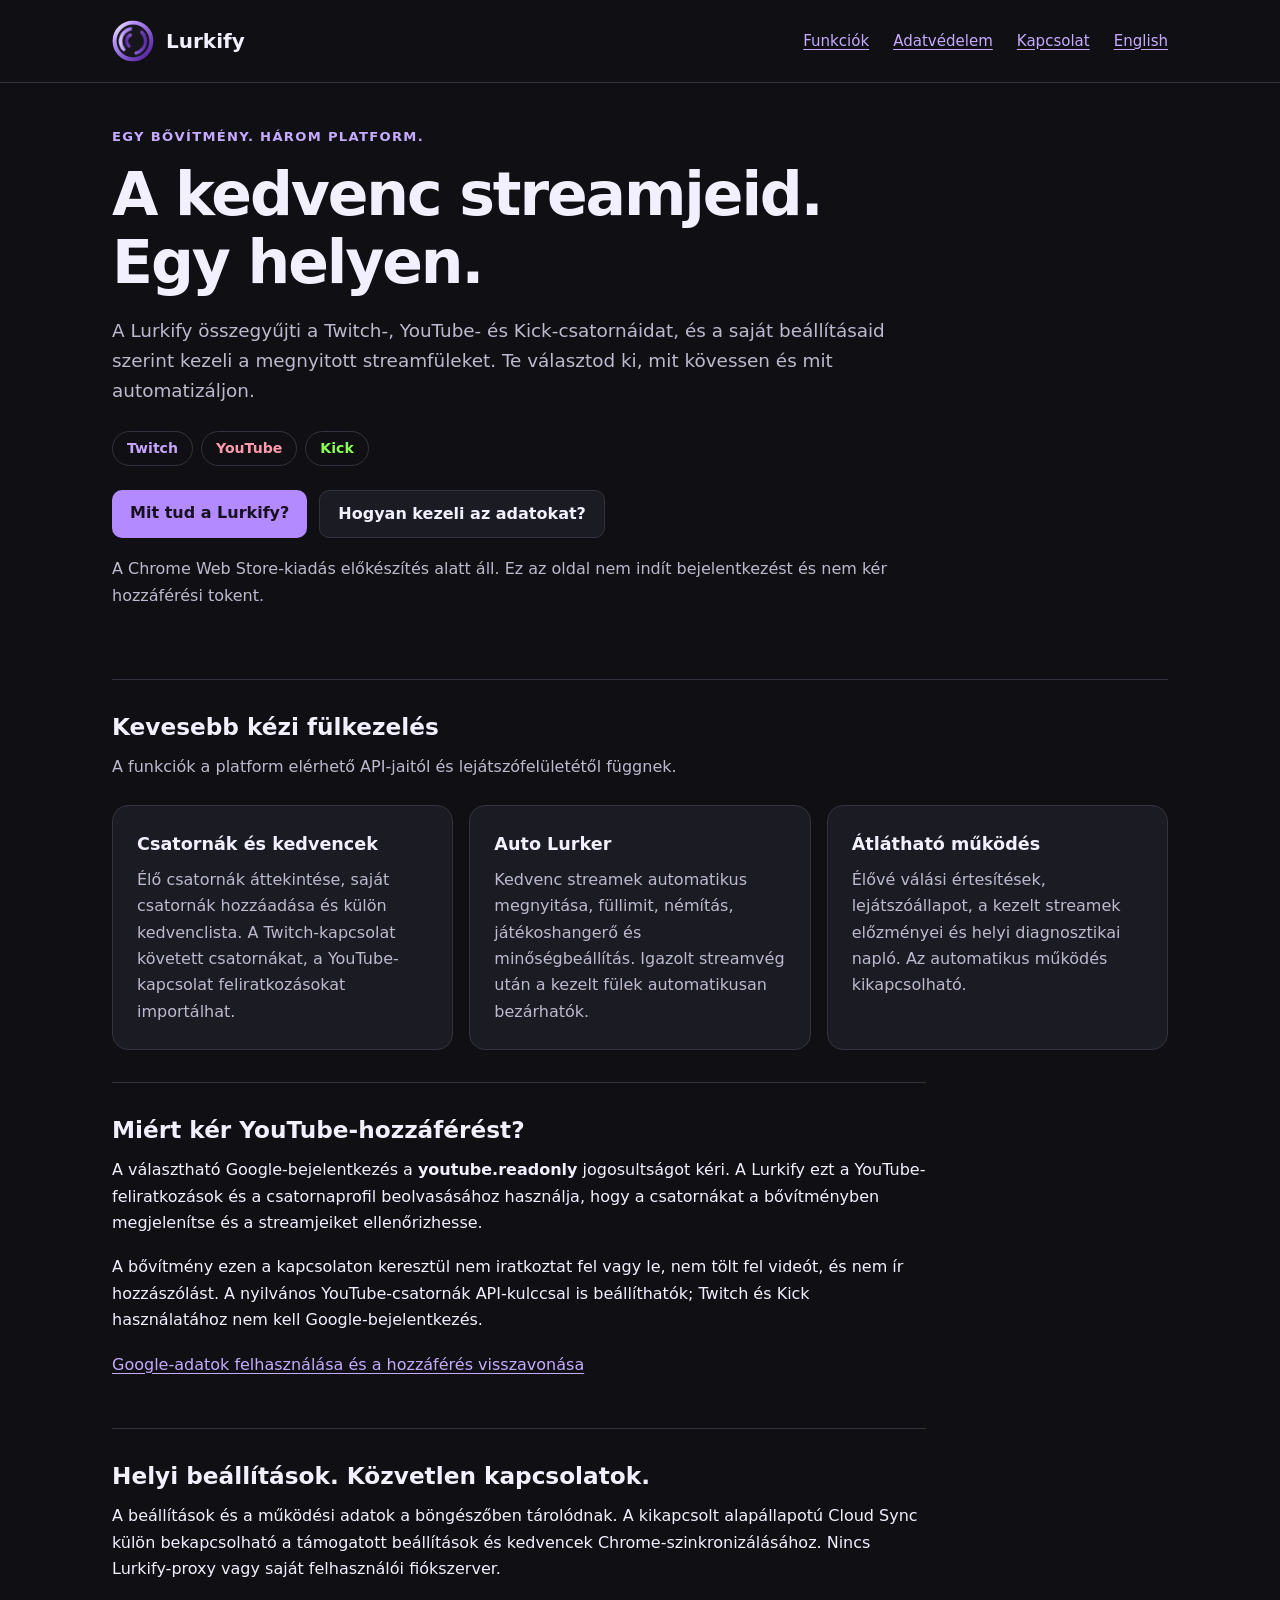
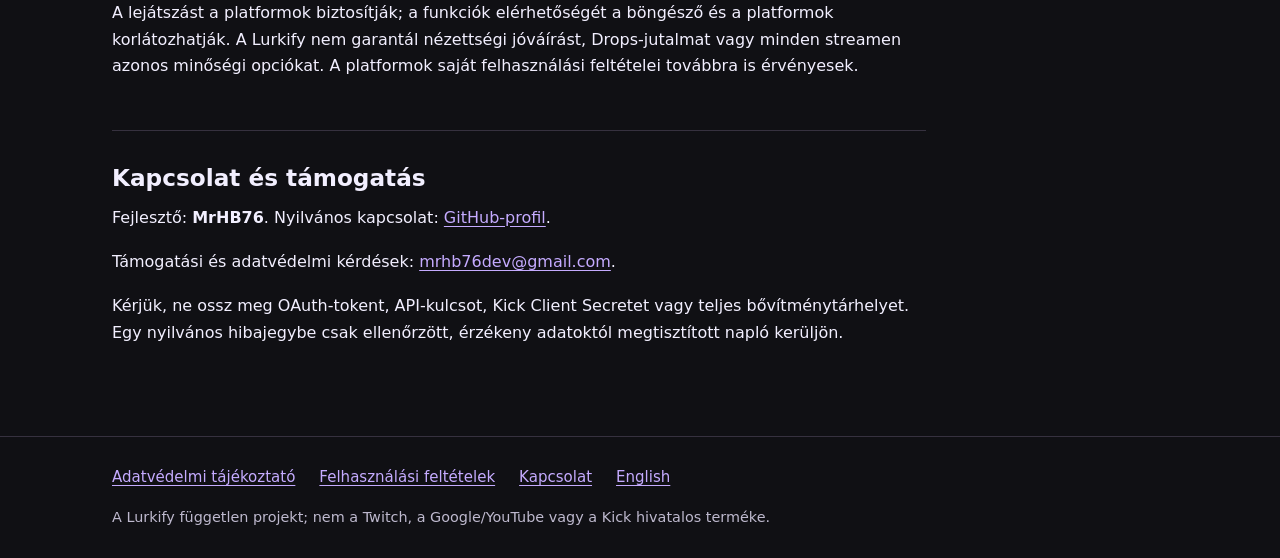
<file: index.html>
<!doctype html>
<html lang="hu">
<head>
  <meta charset="utf-8">
  <meta name="google-site-verification" content="Ak_EJOQAU0sR8zW3YfCiB4g4YT2cnSu3ITK-AH7gWXA" />
  <meta name="viewport" content="width=device-width, initial-scale=1">
  <meta name="description" content="Lurkify: Twitch-, YouTube- és Kick-streamek, kedvencek és automatikus streamfül-kezelés egy böngészőbővítményben.">
  <meta name="robots" content="index, follow">
  <meta name="referrer" content="no-referrer">
  <title>Lurkify | Streamek, egy helyen</title>
  <link rel="icon" href="logo.svg" type="image/svg+xml">
  <link rel="stylesheet" href="styles.css">
  <link rel="alternate" hreflang="en" href="en.html">
</head>
<body data-release-status="published">
  <a class="skip-link" href="#main">Ugrás a tartalomra</a>
  <header class="site-header">
    <div class="shell header-inner">
      <a class="brand" href="index.html"><img src="logo.svg" alt="" width="42" height="42">Lurkify</a>
      <nav aria-label="Fő navigáció">
        <a href="#features">Funkciók</a><a href="privacy.html">Adatvédelem</a><a href="#contact">Kapcsolat</a>
        <a href="en.html" lang="en" hreflang="en">English</a>
      </nav>
    </div>
  </header>
  <main id="main" class="shell">
    <section class="hero" aria-labelledby="hero-title">
      <span class="eyebrow">Egy bővítmény. Három platform.</span>
      <h1 id="hero-title">A kedvenc streamjeid.<br>Egy helyen.</h1>
      <p class="lead">A Lurkify összegyűjti a Twitch-, YouTube- és Kick-csatornáidat, és a saját beállításaid szerint kezeli a megnyitott streamfüleket. Te választod ki, mit kövessen és mit automatizáljon.</p>
      <div class="platforms" aria-label="Támogatott platformok"><span class="platform twitch">Twitch</span><span class="platform youtube">YouTube</span><span class="platform kick">Kick</span></div>
      <div class="actions"><a class="button" href="#features">Mit tud a Lurkify?</a><a class="button secondary" href="privacy.html">Hogyan kezeli az adatokat?</a></div>
      <p class="muted" style="margin-top: 18px">A Chrome Web Store-kiadás előkészítés alatt áll. Ez az oldal nem indít bejelentkezést és nem kér hozzáférési tokent.</p>
    </section>
    <section id="features" class="section" aria-labelledby="features-title">
      <h2 id="features-title">Kevesebb kézi fülkezelés</h2>
      <p class="muted">A funkciók a platform elérhető API-jaitól és lejátszófelületétől függnek.</p>
      <div class="grid">
        <article class="card"><h3>Csatornák és kedvencek</h3><p>Élő csatornák áttekintése, saját csatornák hozzáadása és külön kedvenclista. A Twitch-kapcsolat követett csatornákat, a YouTube-kapcsolat feliratkozásokat importálhat.</p></article>
        <article class="card"><h3>Auto Lurker</h3><p>Kedvenc streamek automatikus megnyitása, füllimit, némítás, játékoshangerő és minőségbeállítás. Igazolt streamvég után a kezelt fülek automatikusan bezárhatók.</p></article>
        <article class="card"><h3>Átlátható működés</h3><p>Élővé válási értesítések, lejátszóállapot, a kezelt streamek előzményei és helyi diagnosztikai napló. Az automatikus működés kikapcsolható.</p></article>
      </div>
    </section>
    <section class="section reading" aria-labelledby="google-title">
      <h2 id="google-title">Miért kér YouTube-hozzáférést?</h2>
      <p>A választható Google-bejelentkezés a <strong>youtube.readonly</strong> jogosultságot kéri. A Lurkify ezt a YouTube-feliratkozások és a csatornaprofil beolvasásához használja, hogy a csatornákat a bővítményben megjelenítse és a streamjeiket ellenőrizhesse.</p>
      <p>A bővítmény ezen a kapcsolaton keresztül nem iratkoztat fel vagy le, nem tölt fel videót, és nem ír hozzászólást. A nyilvános YouTube-csatornák API-kulccsal is beállíthatók; Twitch és Kick használatához nem kell Google-bejelentkezés.</p>
      <p><a href="privacy.html#google-data">Google-adatok felhasználása és a hozzáférés visszavonása</a></p>
    </section>
    <section class="section reading" aria-labelledby="local-title">
      <h2 id="local-title">Helyi beállítások. Közvetlen kapcsolatok.</h2>
      <p>A beállítások és a működési adatok a böngészőben tárolódnak. A kikapcsolt alapállapotú Cloud Sync külön bekapcsolható a támogatott beállítások és kedvencek Chrome-szinkronizálásához. Nincs Lurkify-proxy vagy saját felhasználói fiókszerver.</p>
      <p>A lejátszást a platformok biztosítják; a funkciók elérhetőségét a böngésző és a platformok korlátozhatják. A Lurkify nem garantál nézettségi jóváírást, Drops-jutalmat vagy minden streamen azonos minőségi opciókat. A platformok saját felhasználási feltételei továbbra is érvényesek.</p>
    </section>
    <section id="contact" class="section reading" aria-labelledby="contact-title">
      <h2 id="contact-title">Kapcsolat és támogatás</h2>
      <p>Fejlesztő: <strong>MrHB76</strong>. Nyilvános kapcsolat: <a href="https://github.com/MrHB76">GitHub-profil</a>.</p>
      <p>Támogatási és adatvédelmi kérdések: <a class="contact-email" href="mailto:mrhb76dev@gmail.com">mrhb76dev@gmail.com</a>.</p>
      <p>Kérjük, ne ossz meg OAuth-tokent, API-kulcsot, Kick Client Secretet vagy teljes bővítménytárhelyet. Egy nyilvános hibajegybe csak ellenőrzött, érzékeny adatoktól megtisztított napló kerüljön.</p>
    </section>
  </main>
  <footer class="site-footer"><div class="shell"><nav aria-label="Lábléc"><a href="privacy.html">Adatvédelmi tájékoztató</a><a href="terms.html">Felhasználási feltételek</a><a href="#contact">Kapcsolat</a><a href="en.html" lang="en">English</a></nav><p class="footer-note">A Lurkify független projekt; nem a Twitch, a Google/YouTube vagy a Kick hivatalos terméke.</p></div></footer>
</body>
</html>
</file>
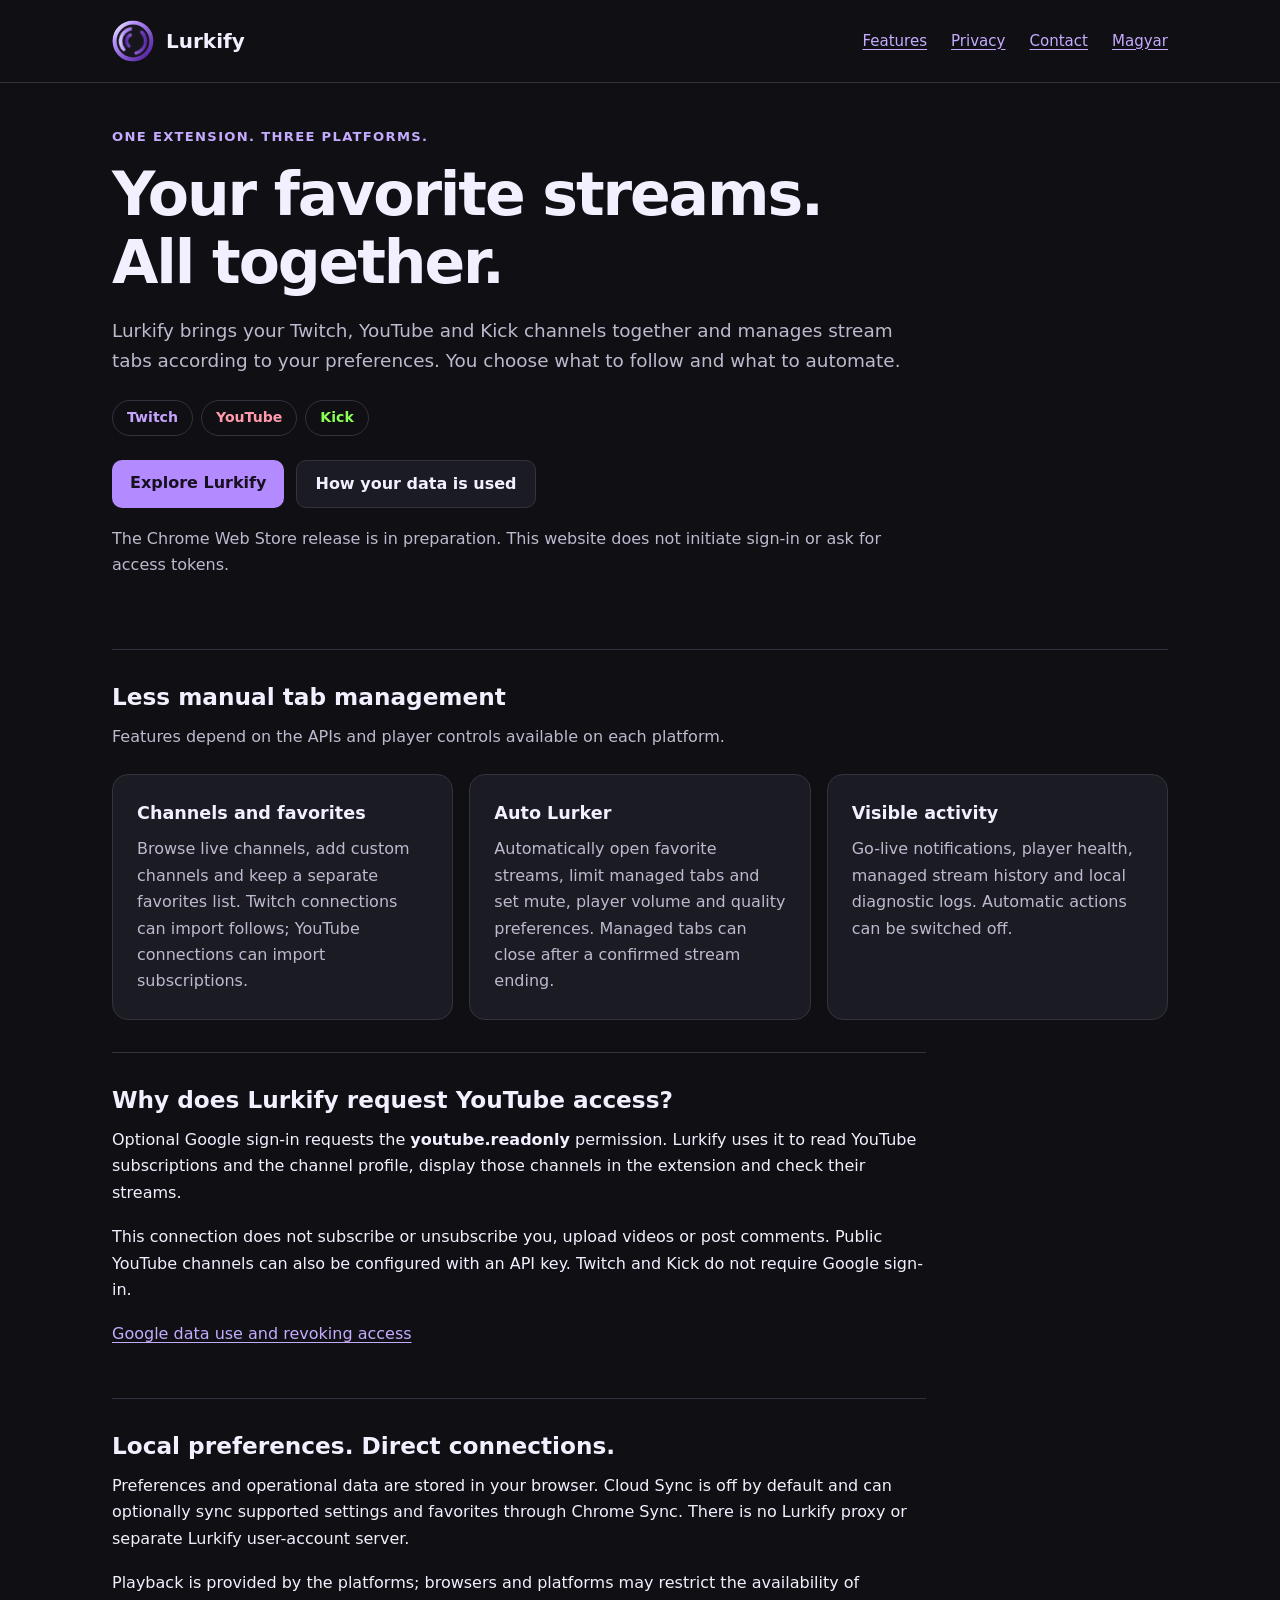
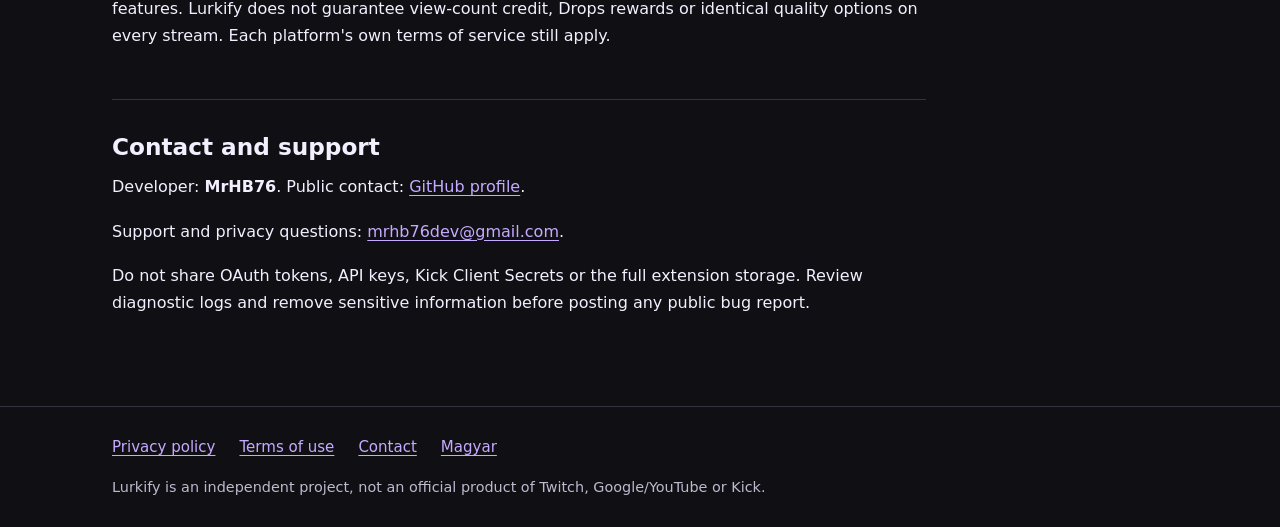
<file: en.html>
<!doctype html>
<html lang="en">
<head>
  <meta charset="utf-8">
  <meta name="viewport" content="width=device-width, initial-scale=1">
  <meta name="description" content="Lurkify brings Twitch, YouTube and Kick channels, favorites and automatic stream-tab management into one browser extension.">
  <meta name="robots" content="index, follow">
  <meta name="referrer" content="no-referrer">
  <title>Lurkify | Your streams, together</title>
  <link rel="icon" href="logo.svg" type="image/svg+xml">
  <link rel="stylesheet" href="styles.css">
  <link rel="alternate" hreflang="hu" href="index.html">
</head>
<body data-release-status="published">
  <a class="skip-link" href="#main">Skip to content</a>
  <header class="site-header"><div class="shell header-inner">
    <a class="brand" href="en.html"><img src="logo.svg" alt="" width="42" height="42">Lurkify</a>
    <nav aria-label="Main navigation"><a href="#features">Features</a><a href="privacy.en.html">Privacy</a><a href="#contact">Contact</a><a href="index.html" lang="hu" hreflang="hu">Magyar</a></nav>
  </div></header>
  <main id="main" class="shell">
    <section class="hero" aria-labelledby="hero-title">
      <span class="eyebrow">One extension. Three platforms.</span>
      <h1 id="hero-title">Your favorite streams.<br>All together.</h1>
      <p class="lead">Lurkify brings your Twitch, YouTube and Kick channels together and manages stream tabs according to your preferences. You choose what to follow and what to automate.</p>
      <div class="platforms" aria-label="Supported platforms"><span class="platform twitch">Twitch</span><span class="platform youtube">YouTube</span><span class="platform kick">Kick</span></div>
      <div class="actions"><a class="button" href="#features">Explore Lurkify</a><a class="button secondary" href="privacy.en.html">How your data is used</a></div>
      <p class="muted" style="margin-top: 18px">The Chrome Web Store release is in preparation. This website does not initiate sign-in or ask for access tokens.</p>
    </section>
    <section id="features" class="section" aria-labelledby="features-title">
      <h2 id="features-title">Less manual tab management</h2>
      <p class="muted">Features depend on the APIs and player controls available on each platform.</p>
      <div class="grid">
        <article class="card"><h3>Channels and favorites</h3><p>Browse live channels, add custom channels and keep a separate favorites list. Twitch connections can import follows; YouTube connections can import subscriptions.</p></article>
        <article class="card"><h3>Auto Lurker</h3><p>Automatically open favorite streams, limit managed tabs and set mute, player volume and quality preferences. Managed tabs can close after a confirmed stream ending.</p></article>
        <article class="card"><h3>Visible activity</h3><p>Go-live notifications, player health, managed stream history and local diagnostic logs. Automatic actions can be switched off.</p></article>
      </div>
    </section>
    <section class="section reading" aria-labelledby="google-title">
      <h2 id="google-title">Why does Lurkify request YouTube access?</h2>
      <p>Optional Google sign-in requests the <strong>youtube.readonly</strong> permission. Lurkify uses it to read YouTube subscriptions and the channel profile, display those channels in the extension and check their streams.</p>
      <p>This connection does not subscribe or unsubscribe you, upload videos or post comments. Public YouTube channels can also be configured with an API key. Twitch and Kick do not require Google sign-in.</p>
      <p><a href="privacy.en.html#google-data">Google data use and revoking access</a></p>
    </section>
    <section class="section reading" aria-labelledby="local-title">
      <h2 id="local-title">Local preferences. Direct connections.</h2>
      <p>Preferences and operational data are stored in your browser. Cloud Sync is off by default and can optionally sync supported settings and favorites through Chrome Sync. There is no Lurkify proxy or separate Lurkify user-account server.</p>
      <p>Playback is provided by the platforms; browsers and platforms may restrict the availability of features. Lurkify does not guarantee view-count credit, Drops rewards or identical quality options on every stream. Each platform's own terms of service still apply.</p>
    </section>
    <section id="contact" class="section reading" aria-labelledby="contact-title">
      <h2 id="contact-title">Contact and support</h2>
      <p>Developer: <strong>MrHB76</strong>. Public contact: <a href="https://github.com/MrHB76">GitHub profile</a>.</p>
      <p>Support and privacy questions: <a class="contact-email" href="mailto:mrhb76dev@gmail.com">mrhb76dev@gmail.com</a>.</p>
      <p>Do not share OAuth tokens, API keys, Kick Client Secrets or the full extension storage. Review diagnostic logs and remove sensitive information before posting any public bug report.</p>
    </section>
  </main>
  <footer class="site-footer"><div class="shell"><nav aria-label="Footer"><a href="privacy.en.html">Privacy policy</a><a href="terms.en.html">Terms of use</a><a href="#contact">Contact</a><a href="index.html" lang="hu">Magyar</a></nav><p class="footer-note">Lurkify is an independent project, not an official product of Twitch, Google/YouTube or Kick.</p></div></footer>
</body>
</html>
</file>
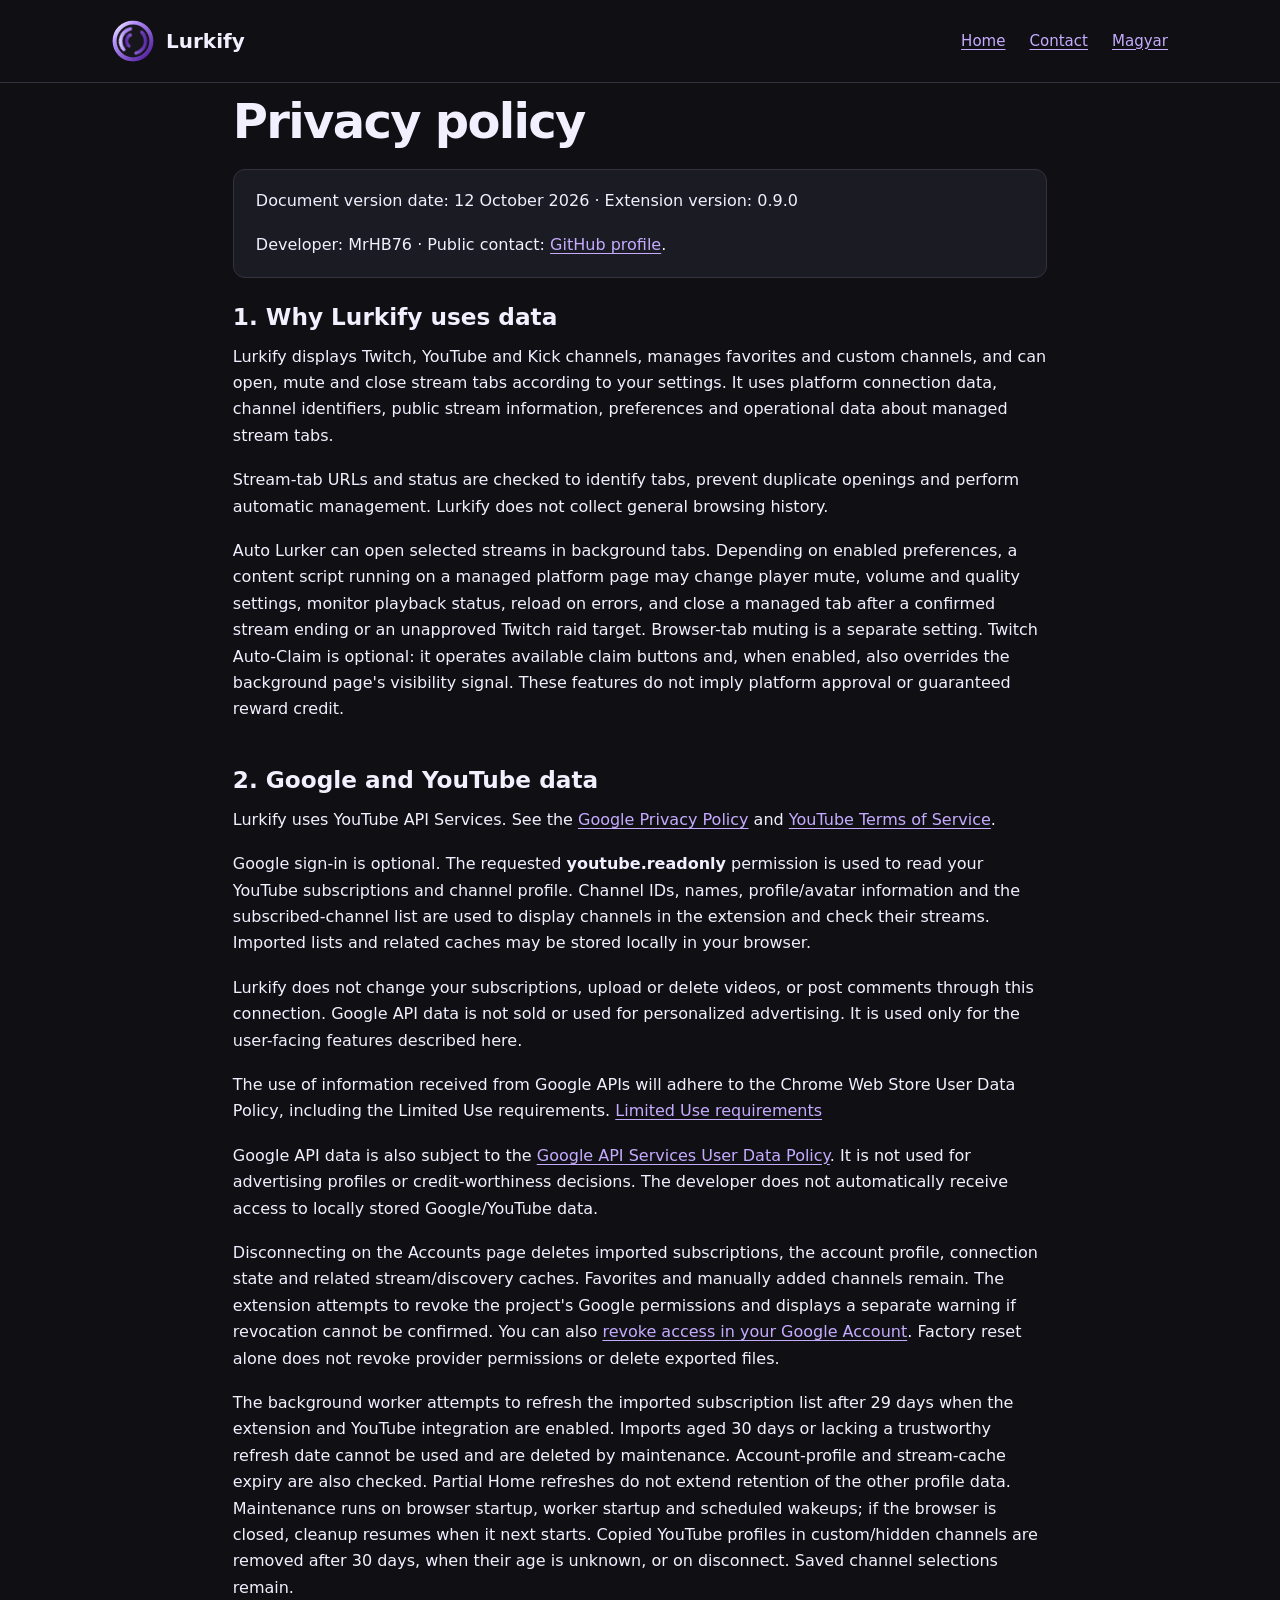
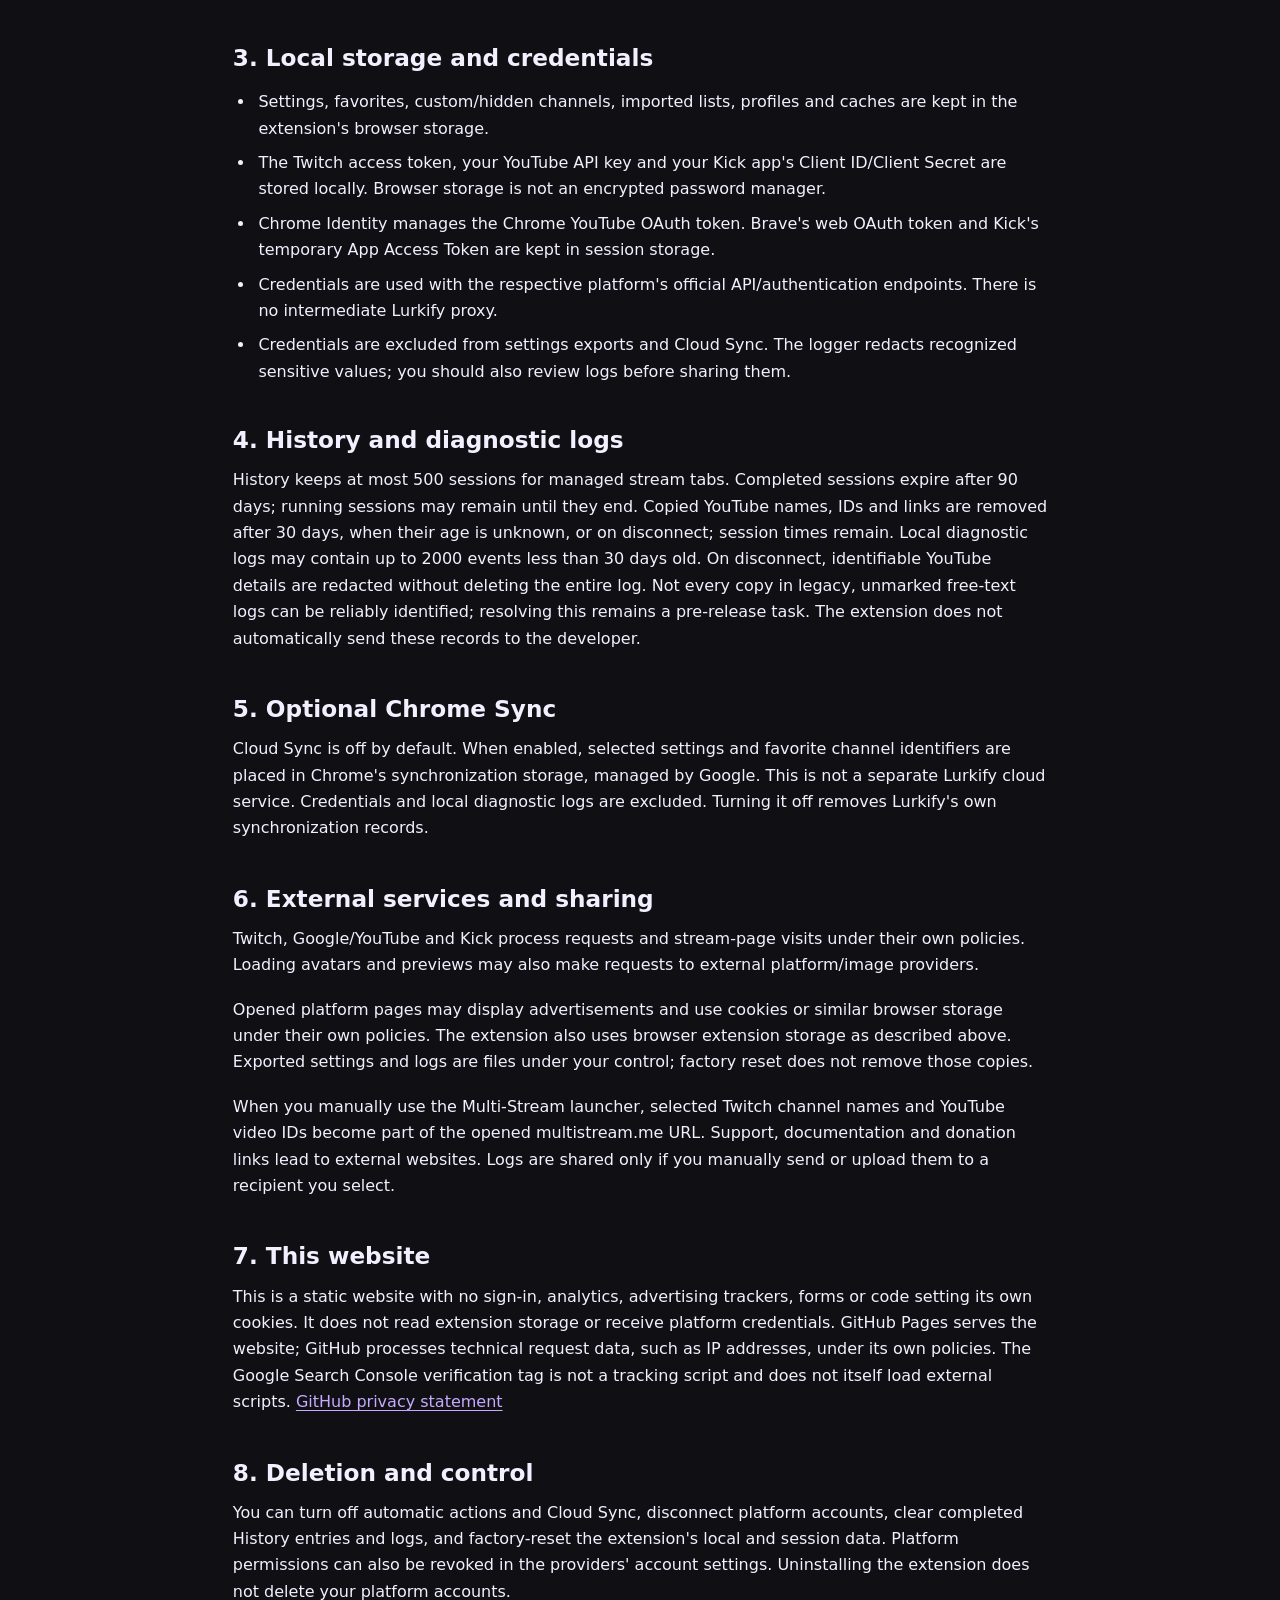
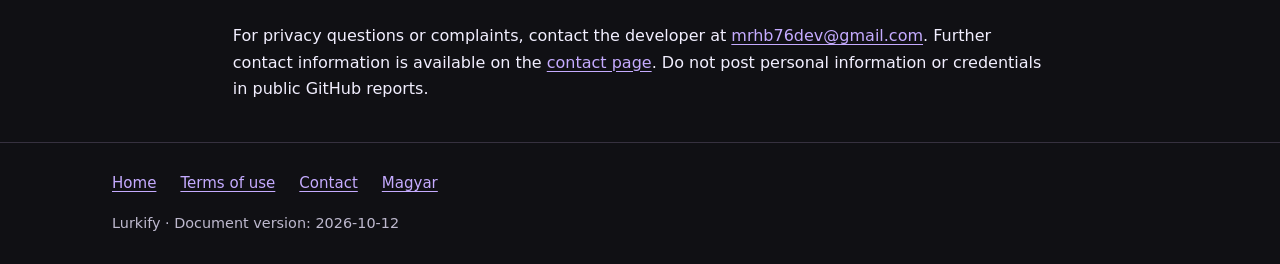
<file: privacy.en.html>
<!doctype html>
<html lang="en">
<head>
  <meta charset="utf-8">
  <meta name="viewport" content="width=device-width, initial-scale=1">
  <meta name="description" content="Lurkify privacy: platform connections, Google and YouTube data, local storage, optional Chrome Sync and deletion controls.">
  <meta name="robots" content="index, follow">
  <meta name="lurkify-document-version" content="2026-10-12">
  <meta name="referrer" content="no-referrer">
  <title>Privacy policy | Lurkify</title>
  <link rel="icon" href="logo.svg" type="image/svg+xml">
  <link rel="stylesheet" href="styles.css">
  <link rel="alternate" hreflang="hu" href="privacy.html">
</head>
<body data-release-status="published">
  <a class="skip-link" href="#main">Skip to content</a>
  <header class="site-header"><div class="shell header-inner">
    <a class="brand" href="en.html"><img src="logo.svg" alt="" width="42" height="42">Lurkify</a>
    <nav aria-label="Main navigation"><a href="en.html">Home</a><a href="en.html#contact">Contact</a><a href="privacy.html" lang="hu" hreflang="hu">Magyar</a></nav>
  </div></header>
  <main id="main" class="shell reading">
    <h1>Privacy policy</h1>
    <div class="policy-facts"><p>Document version date: <time datetime="2026-10-12">12 October 2026</time> · Extension version: 0.9.0</p><p>Developer: MrHB76 · Public contact: <a href="https://github.com/MrHB76">GitHub profile</a>.</p></div>
    <section aria-labelledby="purpose-title"><h2 id="purpose-title">1. Why Lurkify uses data</h2>
      <p>Lurkify displays Twitch, YouTube and Kick channels, manages favorites and custom channels, and can open, mute and close stream tabs according to your settings. It uses platform connection data, channel identifiers, public stream information, preferences and operational data about managed stream tabs.</p>
      <p>Stream-tab URLs and status are checked to identify tabs, prevent duplicate openings and perform automatic management. Lurkify does not collect general browsing history.</p>
      <p>Auto Lurker can open selected streams in background tabs. Depending on enabled preferences, a content script running on a managed platform page may change player mute, volume and quality settings, monitor playback status, reload on errors, and close a managed tab after a confirmed stream ending or an unapproved Twitch raid target. Browser-tab muting is a separate setting. Twitch Auto-Claim is optional: it operates available claim buttons and, when enabled, also overrides the background page's visibility signal. These features do not imply platform approval or guaranteed reward credit.</p>
    </section>
    <section id="google-data" aria-labelledby="google-title"><h2 id="google-title">2. Google and YouTube data</h2>
      <p>Lurkify uses YouTube API Services. See the <a href="https://policies.google.com/privacy">Google Privacy Policy</a> and <a href="https://www.youtube.com/t/terms">YouTube Terms of Service</a>.</p>
      <p>Google sign-in is optional. The requested <strong>youtube.readonly</strong> permission is used to read your YouTube subscriptions and channel profile. Channel IDs, names, profile/avatar information and the subscribed-channel list are used to display channels in the extension and check their streams. Imported lists and related caches may be stored locally in your browser.</p>
      <p>Lurkify does not change your subscriptions, upload or delete videos, or post comments through this connection. Google API data is not sold or used for personalized advertising. It is used only for the user-facing features described here.</p>
      <p>The use of information received from Google APIs will adhere to the Chrome Web Store User Data Policy, including the Limited Use requirements. <a href="https://developer.chrome.com/docs/webstore/program-policies/policies#limited-use">Limited Use requirements</a></p>
      <p>Google API data is also subject to the <a href="https://developers.google.com/terms/api-services-user-data-policy">Google API Services User Data Policy</a>. It is not used for advertising profiles or credit-worthiness decisions. The developer does not automatically receive access to locally stored Google/YouTube data.</p>
      <p>Disconnecting on the Accounts page deletes imported subscriptions, the account profile, connection state and related stream/discovery caches. Favorites and manually added channels remain. The extension attempts to revoke the project's Google permissions and displays a separate warning if revocation cannot be confirmed. You can also <a href="https://security.google.com/settings/security/permissions">revoke access in your Google Account</a>. Factory reset alone does not revoke provider permissions or delete exported files.</p>
      <p>The background worker attempts to refresh the imported subscription list after 29 days when the extension and YouTube integration are enabled. Imports aged 30 days or lacking a trustworthy refresh date cannot be used and are deleted by maintenance. Account-profile and stream-cache expiry are also checked. Partial Home refreshes do not extend retention of the other profile data. Maintenance runs on browser startup, worker startup and scheduled wakeups; if the browser is closed, cleanup resumes when it next starts. Copied YouTube profiles in custom/hidden channels are removed after 30 days, when their age is unknown, or on disconnect. Saved channel selections remain.</p>
    </section>
    <section aria-labelledby="storage-title"><h2 id="storage-title">3. Local storage and credentials</h2>
      <ul>
        <li>Settings, favorites, custom/hidden channels, imported lists, profiles and caches are kept in the extension's browser storage.</li>
        <li>The Twitch access token, your YouTube API key and your Kick app's Client ID/Client Secret are stored locally. Browser storage is not an encrypted password manager.</li>
        <li>Chrome Identity manages the Chrome YouTube OAuth token. Brave's web OAuth token and Kick's temporary App Access Token are kept in session storage.</li>
        <li>Credentials are used with the respective platform's official API/authentication endpoints. There is no intermediate Lurkify proxy.</li>
        <li>Credentials are excluded from settings exports and Cloud Sync. The logger redacts recognized sensitive values; you should also review logs before sharing them.</li>
      </ul>
    </section>
    <section aria-labelledby="history-title"><h2 id="history-title">4. History and diagnostic logs</h2>
      <p>History keeps at most 500 sessions for managed stream tabs. Completed sessions expire after 90 days; running sessions may remain until they end. Copied YouTube names, IDs and links are removed after 30 days, when their age is unknown, or on disconnect; session times remain. Local diagnostic logs may contain up to 2000 events less than 30 days old. On disconnect, identifiable YouTube details are redacted without deleting the entire log. Not every copy in legacy, unmarked free-text logs can be reliably identified; resolving this remains a pre-release task. The extension does not automatically send these records to the developer.</p>
    </section>
    <section aria-labelledby="sync-title"><h2 id="sync-title">5. Optional Chrome Sync</h2>
      <p>Cloud Sync is off by default. When enabled, selected settings and favorite channel identifiers are placed in Chrome's synchronization storage, managed by Google. This is not a separate Lurkify cloud service. Credentials and local diagnostic logs are excluded. Turning it off removes Lurkify's own synchronization records.</p>
    </section>
    <section aria-labelledby="external-title"><h2 id="external-title">6. External services and sharing</h2>
      <p>Twitch, Google/YouTube and Kick process requests and stream-page visits under their own policies. Loading avatars and previews may also make requests to external platform/image providers.</p>
      <p>Opened platform pages may display advertisements and use cookies or similar browser storage under their own policies. The extension also uses browser extension storage as described above. Exported settings and logs are files under your control; factory reset does not remove those copies.</p>
      <p>When you manually use the Multi-Stream launcher, selected Twitch channel names and YouTube video IDs become part of the opened multistream.me URL. Support, documentation and donation links lead to external websites. Logs are shared only if you manually send or upload them to a recipient you select.</p>
    </section>
    <section aria-labelledby="website-title"><h2 id="website-title">7. This website</h2>
      <p>This is a static website with no sign-in, analytics, advertising trackers, forms or code setting its own cookies. It does not read extension storage or receive platform credentials. GitHub Pages serves the website; GitHub processes technical request data, such as IP addresses, under its own policies. The Google Search Console verification tag is not a tracking script and does not itself load external scripts. <a href="https://docs.github.com/en/site-policy/privacy-policies/github-general-privacy-statement">GitHub privacy statement</a></p>
    </section>
    <section aria-labelledby="control-title"><h2 id="control-title">8. Deletion and control</h2>
      <p>You can turn off automatic actions and Cloud Sync, disconnect platform accounts, clear completed History entries and logs, and factory-reset the extension's local and session data. Platform permissions can also be revoked in the providers' account settings. Uninstalling the extension does not delete your platform accounts.</p>
      <p>For privacy questions or complaints, contact the developer at <a class="contact-email" href="mailto:mrhb76dev@gmail.com">mrhb76dev@gmail.com</a>. Further contact information is available on the <a href="en.html#contact">contact page</a>. Do not post personal information or credentials in public GitHub reports.</p>
    </section>
  </main>
  <footer class="site-footer"><div class="shell"><nav aria-label="Footer"><a href="en.html">Home</a><a href="terms.en.html">Terms of use</a><a href="en.html#contact">Contact</a><a href="privacy.html" lang="hu">Magyar</a></nav><p class="footer-note">Lurkify · Document version: 2026-10-12</p></div></footer>
</body>
</html>
</file>
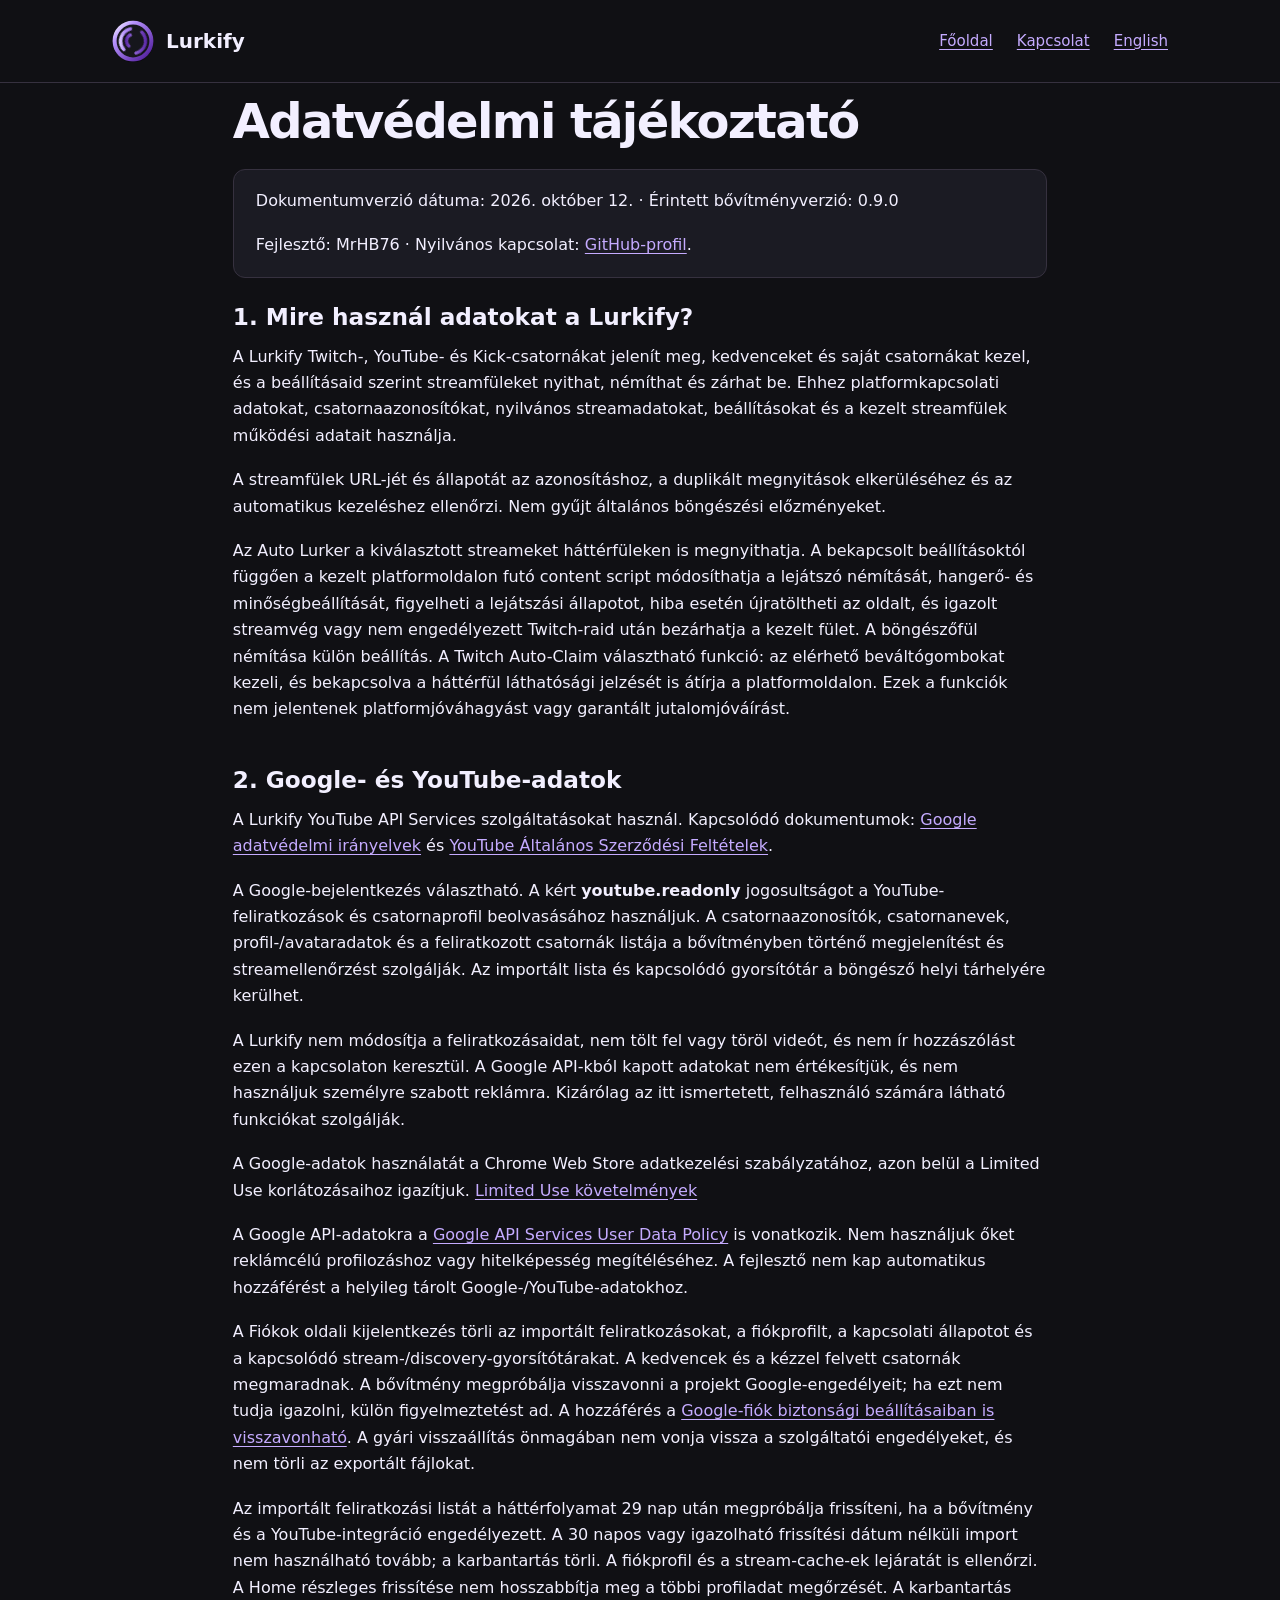
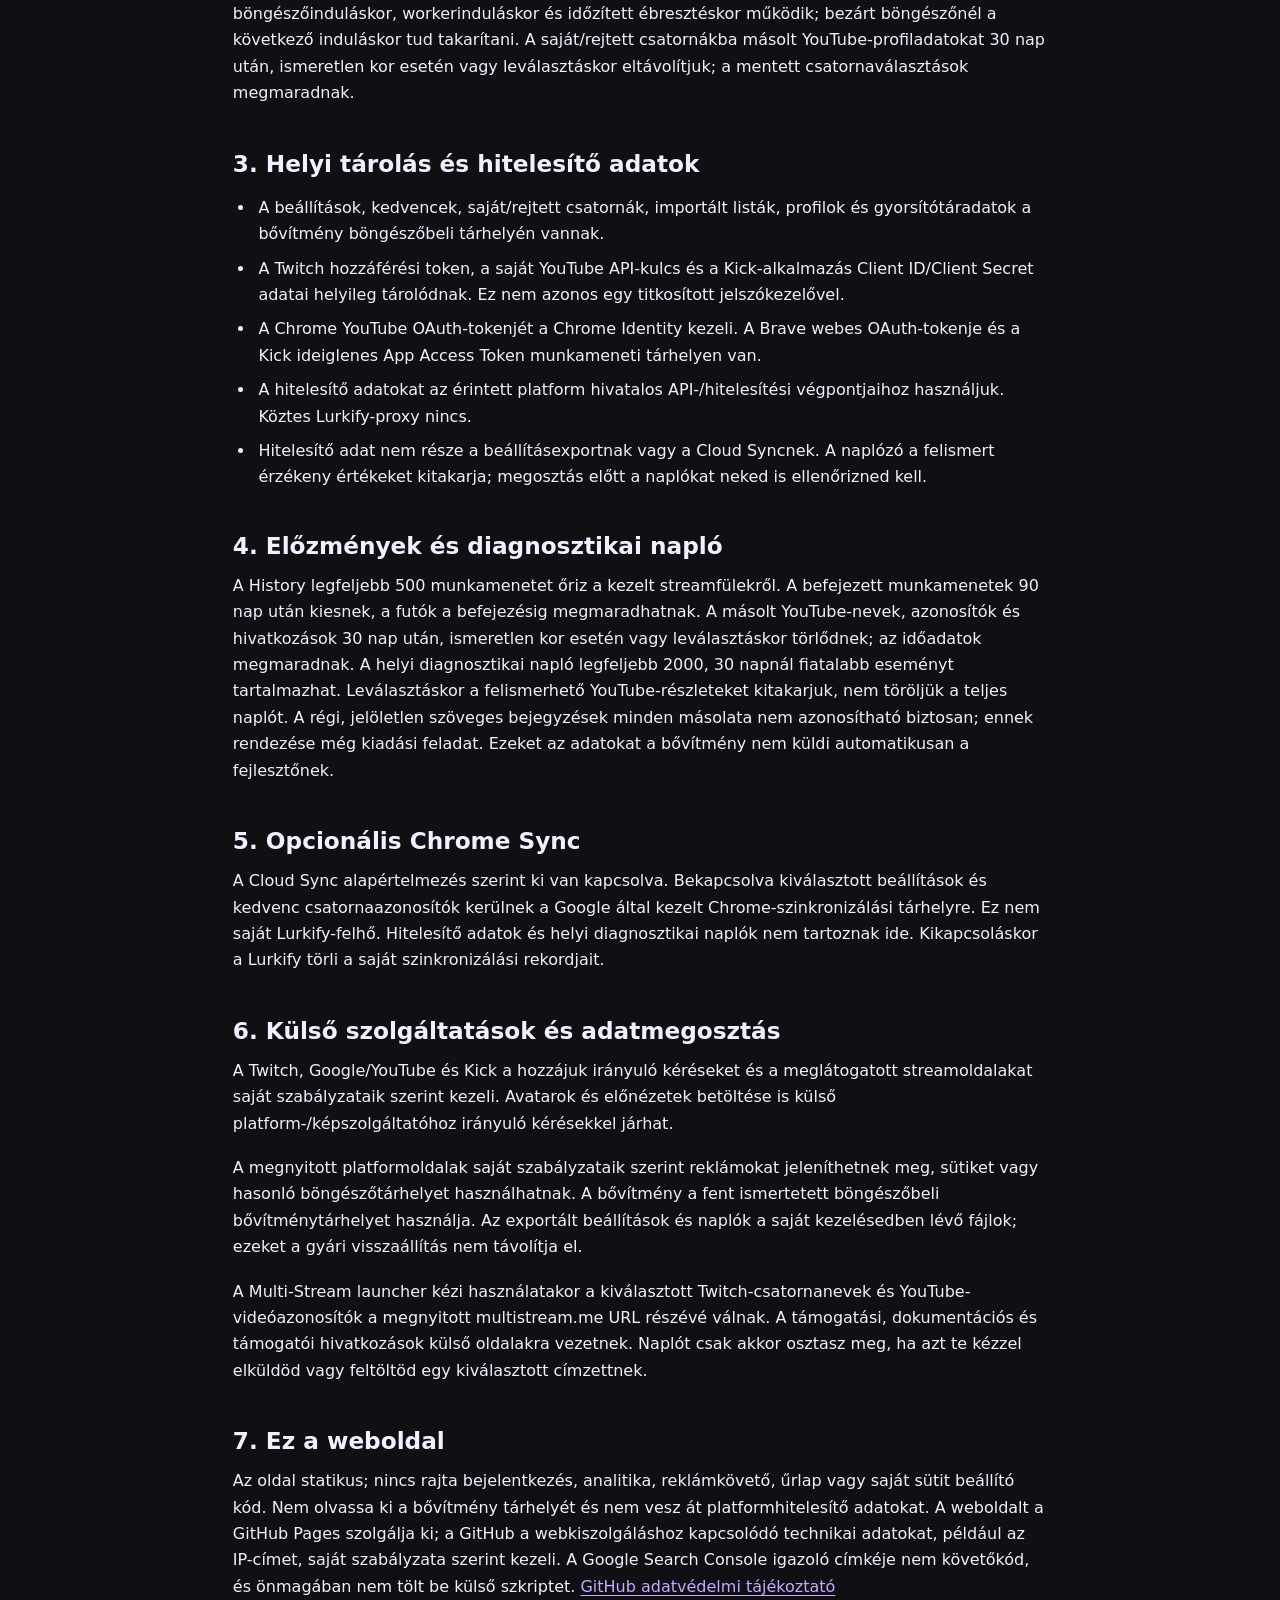
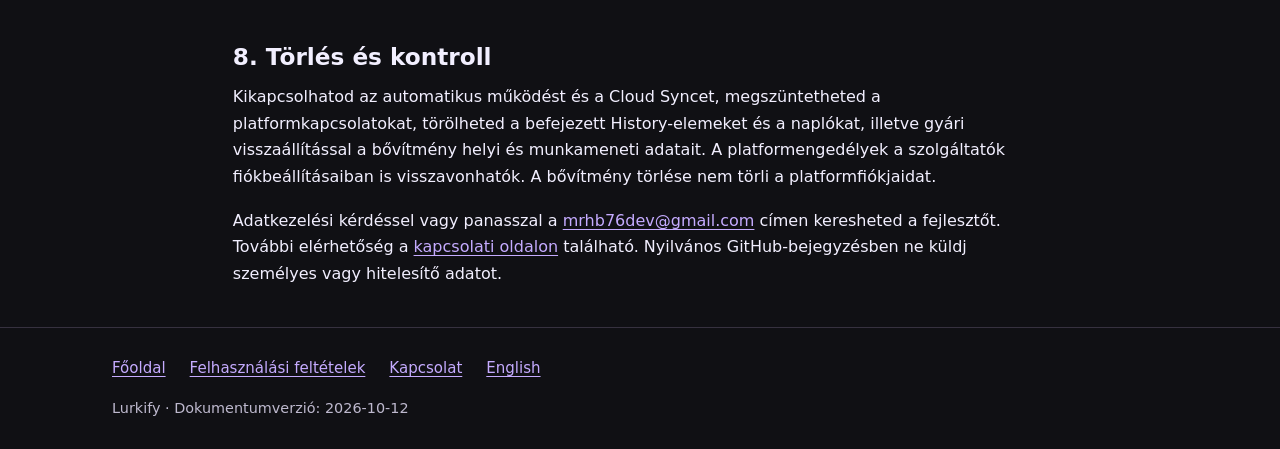
<file: privacy.html>
<!doctype html>
<html lang="hu">
<head>
  <meta charset="utf-8">
  <meta name="viewport" content="width=device-width, initial-scale=1">
  <meta name="description" content="A Lurkify adatkezelése: platformkapcsolatok, YouTube-adatok, helyi tárolás, opcionális Chrome Sync és törlési lehetőségek.">
  <meta name="robots" content="index, follow">
  <meta name="lurkify-document-version" content="2026-10-12">
  <meta name="referrer" content="no-referrer">
  <title>Adatvédelmi tájékoztató | Lurkify</title>
  <link rel="icon" href="logo.svg" type="image/svg+xml">
  <link rel="stylesheet" href="styles.css">
  <link rel="alternate" hreflang="en" href="privacy.en.html">
</head>
<body data-release-status="published">
  <a class="skip-link" href="#main">Ugrás a tartalomra</a>
  <header class="site-header"><div class="shell header-inner">
    <a class="brand" href="index.html"><img src="logo.svg" alt="" width="42" height="42">Lurkify</a>
    <nav aria-label="Fő navigáció"><a href="index.html">Főoldal</a><a href="index.html#contact">Kapcsolat</a><a href="privacy.en.html" lang="en" hreflang="en">English</a></nav>
  </div></header>
  <main id="main" class="shell reading">
    <h1>Adatvédelmi tájékoztató</h1>
    <div class="policy-facts"><p>Dokumentumverzió dátuma: <time datetime="2026-10-12">2026. október 12.</time> · Érintett bővítményverzió: 0.9.0</p><p>Fejlesztő: MrHB76 · Nyilvános kapcsolat: <a href="https://github.com/MrHB76">GitHub-profil</a>.</p></div>
    <section aria-labelledby="purpose-title"><h2 id="purpose-title">1. Mire használ adatokat a Lurkify?</h2>
      <p>A Lurkify Twitch-, YouTube- és Kick-csatornákat jelenít meg, kedvenceket és saját csatornákat kezel, és a beállításaid szerint streamfüleket nyithat, némíthat és zárhat be. Ehhez platformkapcsolati adatokat, csatornaazonosítókat, nyilvános streamadatokat, beállításokat és a kezelt streamfülek működési adatait használja.</p>
      <p>A streamfülek URL-jét és állapotát az azonosításhoz, a duplikált megnyitások elkerüléséhez és az automatikus kezeléshez ellenőrzi. Nem gyűjt általános böngészési előzményeket.</p>
      <p>Az Auto Lurker a kiválasztott streameket háttérfüleken is megnyithatja. A bekapcsolt beállításoktól függően a kezelt platformoldalon futó content script módosíthatja a lejátszó némítását, hangerő- és minőségbeállítását, figyelheti a lejátszási állapotot, hiba esetén újratöltheti az oldalt, és igazolt streamvég vagy nem engedélyezett Twitch-raid után bezárhatja a kezelt fület. A böngészőfül némítása külön beállítás. A Twitch Auto-Claim választható funkció: az elérhető beváltógombokat kezeli, és bekapcsolva a háttérfül láthatósági jelzését is átírja a platformoldalon. Ezek a funkciók nem jelentenek platformjóváhagyást vagy garantált jutalomjóváírást.</p>
    </section>
    <section id="google-data" aria-labelledby="google-title"><h2 id="google-title">2. Google- és YouTube-adatok</h2>
      <p>A Lurkify YouTube API Services szolgáltatásokat használ. Kapcsolódó dokumentumok: <a href="https://policies.google.com/privacy">Google adatvédelmi irányelvek</a> és <a href="https://www.youtube.com/t/terms">YouTube Általános Szerződési Feltételek</a>.</p>
      <p>A Google-bejelentkezés választható. A kért <strong>youtube.readonly</strong> jogosultságot a YouTube-feliratkozások és csatornaprofil beolvasásához használjuk. A csatornaazonosítók, csatornanevek, profil-/avataradatok és a feliratkozott csatornák listája a bővítményben történő megjelenítést és streamellenőrzést szolgálják. Az importált lista és kapcsolódó gyorsítótár a böngésző helyi tárhelyére kerülhet.</p>
      <p>A Lurkify nem módosítja a feliratkozásaidat, nem tölt fel vagy töröl videót, és nem ír hozzászólást ezen a kapcsolaton keresztül. A Google API-kból kapott adatokat nem értékesítjük, és nem használjuk személyre szabott reklámra. Kizárólag az itt ismertetett, felhasználó számára látható funkciókat szolgálják.</p>
      <p>A Google-adatok használatát a Chrome Web Store adatkezelési szabályzatához, azon belül a Limited Use korlátozásaihoz igazítjuk. <a href="https://developer.chrome.com/docs/webstore/program-policies/policies#limited-use">Limited Use követelmények</a></p>
      <p>A Google API-adatokra a <a href="https://developers.google.com/terms/api-services-user-data-policy">Google API Services User Data Policy</a> is vonatkozik. Nem használjuk őket reklámcélú profilozáshoz vagy hitelképesség megítéléséhez. A fejlesztő nem kap automatikus hozzáférést a helyileg tárolt Google-/YouTube-adatokhoz.</p>
      <p>A Fiókok oldali kijelentkezés törli az importált feliratkozásokat, a fiókprofilt, a kapcsolati állapotot és a kapcsolódó stream-/discovery-gyorsítótárakat. A kedvencek és a kézzel felvett csatornák megmaradnak. A bővítmény megpróbálja visszavonni a projekt Google-engedélyeit; ha ezt nem tudja igazolni, külön figyelmeztetést ad. A hozzáférés a <a href="https://security.google.com/settings/security/permissions">Google-fiók biztonsági beállításaiban is visszavonható</a>. A gyári visszaállítás önmagában nem vonja vissza a szolgáltatói engedélyeket, és nem törli az exportált fájlokat.</p>
      <p>Az importált feliratkozási listát a háttérfolyamat 29 nap után megpróbálja frissíteni, ha a bővítmény és a YouTube-integráció engedélyezett. A 30 napos vagy igazolható frissítési dátum nélküli import nem használható tovább; a karbantartás törli. A fiókprofil és a stream-cache-ek lejáratát is ellenőrzi. A Home részleges frissítése nem hosszabbítja meg a többi profiladat megőrzését. A karbantartás böngészőinduláskor, workerinduláskor és időzített ébresztéskor működik; bezárt böngészőnél a következő induláskor tud takarítani. A saját/rejtett csatornákba másolt YouTube-profiladatokat 30 nap után, ismeretlen kor esetén vagy leválasztáskor eltávolítjuk; a mentett csatornaválasztások megmaradnak.</p>
    </section>
    <section aria-labelledby="storage-title"><h2 id="storage-title">3. Helyi tárolás és hitelesítő adatok</h2>
      <ul>
        <li>A beállítások, kedvencek, saját/rejtett csatornák, importált listák, profilok és gyorsítótáradatok a bővítmény böngészőbeli tárhelyén vannak.</li>
        <li>A Twitch hozzáférési token, a saját YouTube API-kulcs és a Kick-alkalmazás Client ID/Client Secret adatai helyileg tárolódnak. Ez nem azonos egy titkosított jelszókezelővel.</li>
        <li>A Chrome YouTube OAuth-tokenjét a Chrome Identity kezeli. A Brave webes OAuth-tokenje és a Kick ideiglenes App Access Token munkameneti tárhelyen van.</li>
        <li>A hitelesítő adatokat az érintett platform hivatalos API-/hitelesítési végpontjaihoz használjuk. Köztes Lurkify-proxy nincs.</li>
        <li>Hitelesítő adat nem része a beállításexportnak vagy a Cloud Syncnek. A naplózó a felismert érzékeny értékeket kitakarja; megosztás előtt a naplókat neked is ellenőrizned kell.</li>
      </ul>
    </section>
    <section aria-labelledby="history-title"><h2 id="history-title">4. Előzmények és diagnosztikai napló</h2>
      <p>A History legfeljebb 500 munkamenetet őriz a kezelt streamfülekről. A befejezett munkamenetek 90 nap után kiesnek, a futók a befejezésig megmaradhatnak. A másolt YouTube-nevek, azonosítók és hivatkozások 30 nap után, ismeretlen kor esetén vagy leválasztáskor törlődnek; az időadatok megmaradnak. A helyi diagnosztikai napló legfeljebb 2000, 30 napnál fiatalabb eseményt tartalmazhat. Leválasztáskor a felismerhető YouTube-részleteket kitakarjuk, nem töröljük a teljes naplót. A régi, jelöletlen szöveges bejegyzések minden másolata nem azonosítható biztosan; ennek rendezése még kiadási feladat. Ezeket az adatokat a bővítmény nem küldi automatikusan a fejlesztőnek.</p>
    </section>
    <section aria-labelledby="sync-title"><h2 id="sync-title">5. Opcionális Chrome Sync</h2>
      <p>A Cloud Sync alapértelmezés szerint ki van kapcsolva. Bekapcsolva kiválasztott beállítások és kedvenc csatornaazonosítók kerülnek a Google által kezelt Chrome-szinkronizálási tárhelyre. Ez nem saját Lurkify-felhő. Hitelesítő adatok és helyi diagnosztikai naplók nem tartoznak ide. Kikapcsoláskor a Lurkify törli a saját szinkronizálási rekordjait.</p>
    </section>
    <section aria-labelledby="external-title"><h2 id="external-title">6. Külső szolgáltatások és adatmegosztás</h2>
      <p>A Twitch, Google/YouTube és Kick a hozzájuk irányuló kéréseket és a meglátogatott streamoldalakat saját szabályzataik szerint kezeli. Avatarok és előnézetek betöltése is külső platform-/képszolgáltatóhoz irányuló kérésekkel járhat.</p>
      <p>A megnyitott platformoldalak saját szabályzataik szerint reklámokat jeleníthetnek meg, sütiket vagy hasonló böngészőtárhelyet használhatnak. A bővítmény a fent ismertetett böngészőbeli bővítménytárhelyet használja. Az exportált beállítások és naplók a saját kezelésedben lévő fájlok; ezeket a gyári visszaállítás nem távolítja el.</p>
      <p>A Multi-Stream launcher kézi használatakor a kiválasztott Twitch-csatornanevek és YouTube-videóazonosítók a megnyitott multistream.me URL részévé válnak. A támogatási, dokumentációs és támogatói hivatkozások külső oldalakra vezetnek. Naplót csak akkor osztasz meg, ha azt te kézzel elküldöd vagy feltöltöd egy kiválasztott címzettnek.</p>
    </section>
    <section aria-labelledby="website-title"><h2 id="website-title">7. Ez a weboldal</h2>
      <p>Az oldal statikus; nincs rajta bejelentkezés, analitika, reklámkövető, űrlap vagy saját sütit beállító kód. Nem olvassa ki a bővítmény tárhelyét és nem vesz át platformhitelesítő adatokat. A weboldalt a GitHub Pages szolgálja ki; a GitHub a webkiszolgáláshoz kapcsolódó technikai adatokat, például az IP-címet, saját szabályzata szerint kezeli. A Google Search Console igazoló címkéje nem követőkód, és önmagában nem tölt be külső szkriptet. <a href="https://docs.github.com/en/site-policy/privacy-policies/github-general-privacy-statement">GitHub adatvédelmi tájékoztató</a></p>
    </section>
    <section aria-labelledby="control-title"><h2 id="control-title">8. Törlés és kontroll</h2>
      <p>Kikapcsolhatod az automatikus működést és a Cloud Syncet, megszüntetheted a platformkapcsolatokat, törölheted a befejezett History-elemeket és a naplókat, illetve gyári visszaállítással a bővítmény helyi és munkameneti adatait. A platformengedélyek a szolgáltatók fiókbeállításaiban is visszavonhatók. A bővítmény törlése nem törli a platformfiókjaidat.</p>
      <p>Adatkezelési kérdéssel vagy panasszal a <a class="contact-email" href="mailto:mrhb76dev@gmail.com">mrhb76dev@gmail.com</a> címen keresheted a fejlesztőt. További elérhetőség a <a href="index.html#contact">kapcsolati oldalon</a> található. Nyilvános GitHub-bejegyzésben ne küldj személyes vagy hitelesítő adatot.</p>
    </section>
  </main>
  <footer class="site-footer"><div class="shell"><nav aria-label="Lábléc"><a href="index.html">Főoldal</a><a href="terms.html">Felhasználási feltételek</a><a href="index.html#contact">Kapcsolat</a><a href="privacy.en.html" lang="en">English</a></nav><p class="footer-note">Lurkify · Dokumentumverzió: 2026-10-12</p></div></footer>
</body>
</html>
</file>
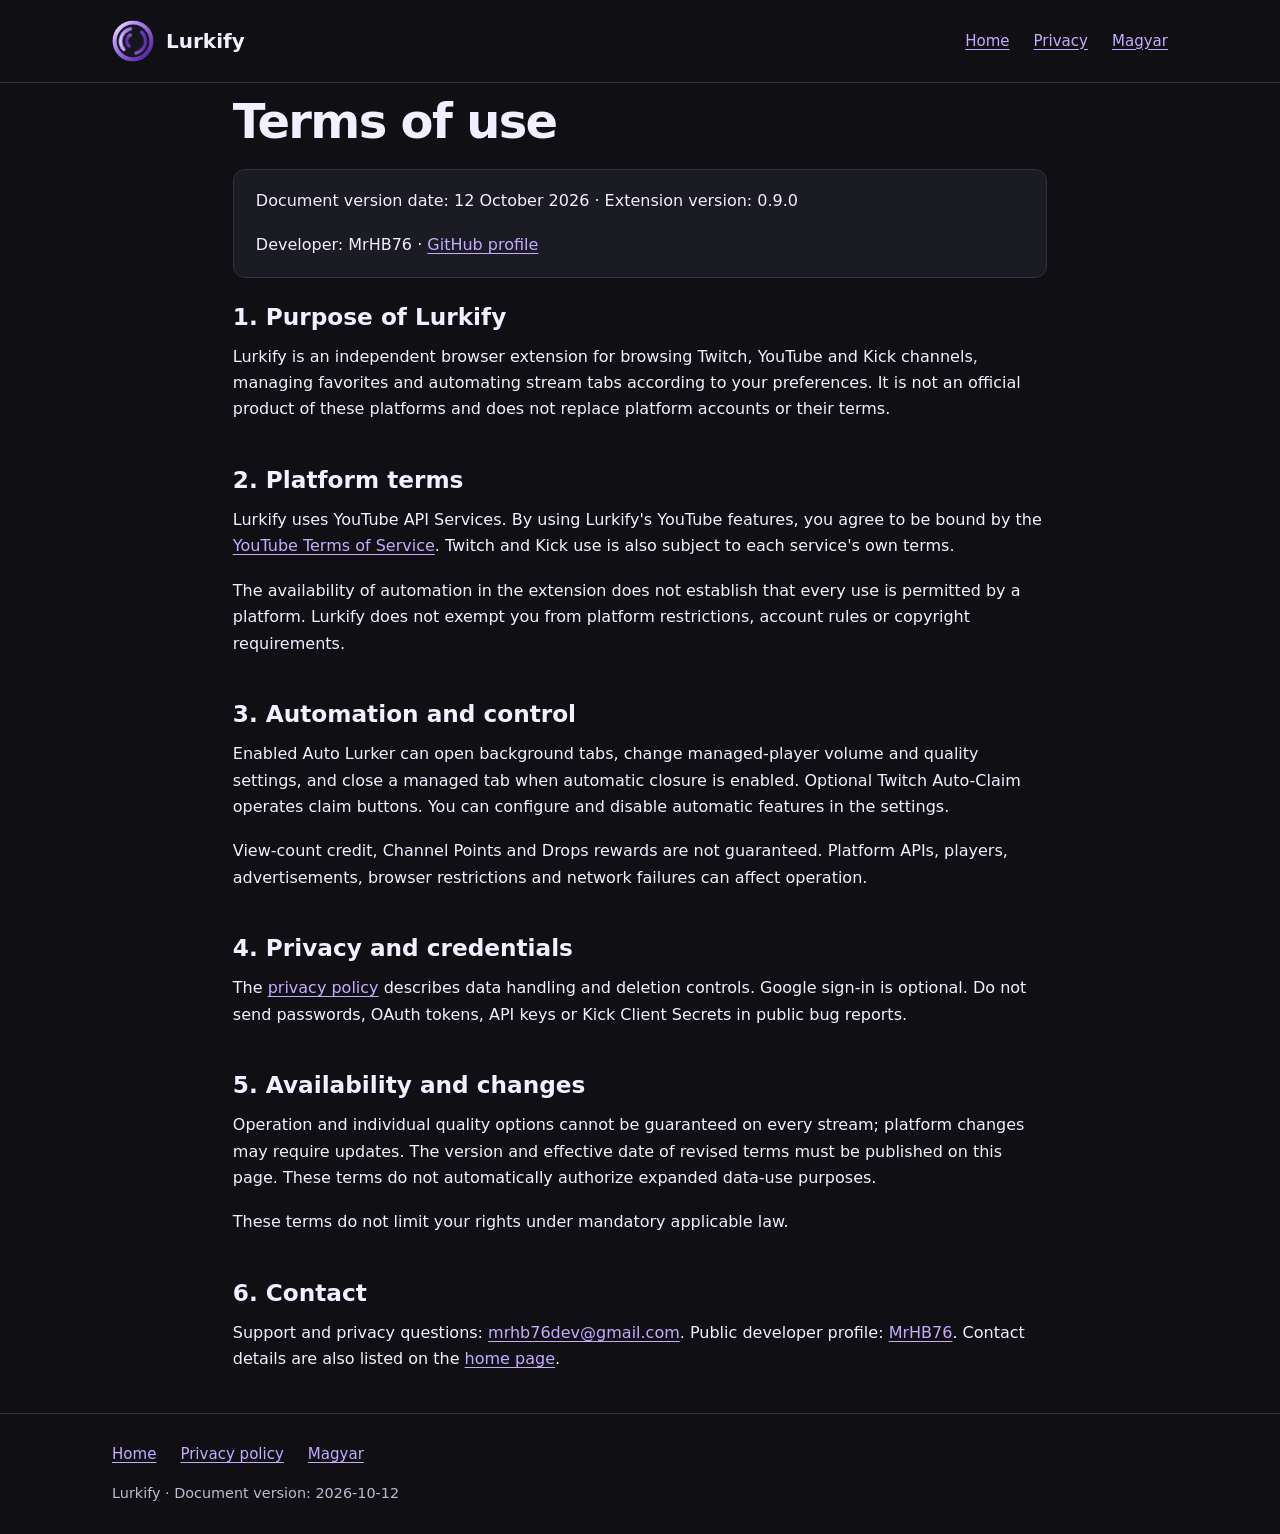
<file: terms.en.html>
<!doctype html>
<html lang="en">
<head>
  <meta charset="utf-8">
  <meta name="viewport" content="width=device-width, initial-scale=1">
  <meta name="description" content="Lurkify terms of use: platform rules, automation, privacy and operational limitations.">
  <meta name="robots" content="index, follow">
  <meta name="lurkify-document-version" content="2026-10-12">
  <meta name="referrer" content="no-referrer">
  <title>Terms of use | Lurkify</title>
  <link rel="icon" href="logo.svg" type="image/svg+xml">
  <link rel="stylesheet" href="styles.css">
  <link rel="alternate" hreflang="hu" href="terms.html">
</head>
<body data-release-status="published">
  <a class="skip-link" href="#main">Skip to content</a>
  <header class="site-header"><div class="shell header-inner">
    <a class="brand" href="en.html"><img src="logo.svg" alt="" width="42" height="42">Lurkify</a>
    <nav aria-label="Main navigation"><a href="en.html">Home</a><a href="privacy.en.html">Privacy</a><a href="terms.html" lang="hu">Magyar</a></nav>
  </div></header>
  <main id="main" class="shell reading">
    <h1>Terms of use</h1>
    <div class="policy-facts"><p>Document version date: <time datetime="2026-10-12">12 October 2026</time> · Extension version: 0.9.0</p><p>Developer: MrHB76 · <a href="https://github.com/MrHB76">GitHub profile</a></p></div>
    <section aria-labelledby="service-title"><h2 id="service-title">1. Purpose of Lurkify</h2>
      <p>Lurkify is an independent browser extension for browsing Twitch, YouTube and Kick channels, managing favorites and automating stream tabs according to your preferences. It is not an official product of these platforms and does not replace platform accounts or their terms.</p>
    </section>
    <section aria-labelledby="platform-title"><h2 id="platform-title">2. Platform terms</h2>
      <p>Lurkify uses YouTube API Services. By using Lurkify's YouTube features, you agree to be bound by the <a href="https://www.youtube.com/t/terms">YouTube Terms of Service</a>. Twitch and Kick use is also subject to each service's own terms.</p>
      <p>The availability of automation in the extension does not establish that every use is permitted by a platform. Lurkify does not exempt you from platform restrictions, account rules or copyright requirements.</p>
    </section>
    <section aria-labelledby="automation-title"><h2 id="automation-title">3. Automation and control</h2>
      <p>Enabled Auto Lurker can open background tabs, change managed-player volume and quality settings, and close a managed tab when automatic closure is enabled. Optional Twitch Auto-Claim operates claim buttons. You can configure and disable automatic features in the settings.</p>
      <p>View-count credit, Channel Points and Drops rewards are not guaranteed. Platform APIs, players, advertisements, browser restrictions and network failures can affect operation.</p>
    </section>
    <section aria-labelledby="privacy-title"><h2 id="privacy-title">4. Privacy and credentials</h2>
      <p>The <a href="privacy.en.html">privacy policy</a> describes data handling and deletion controls. Google sign-in is optional. Do not send passwords, OAuth tokens, API keys or Kick Client Secrets in public bug reports.</p>
    </section>
    <section aria-labelledby="availability-title"><h2 id="availability-title">5. Availability and changes</h2>
      <p>Operation and individual quality options cannot be guaranteed on every stream; platform changes may require updates. The version and effective date of revised terms must be published on this page. These terms do not automatically authorize expanded data-use purposes.</p>
      <p>These terms do not limit your rights under mandatory applicable law.</p>
    </section>
    <section aria-labelledby="contact-title"><h2 id="contact-title">6. Contact</h2>
      <p>Support and privacy questions: <a class="contact-email" href="mailto:mrhb76dev@gmail.com">mrhb76dev@gmail.com</a>. Public developer profile: <a href="https://github.com/MrHB76">MrHB76</a>. Contact details are also listed on the <a href="en.html#contact">home page</a>.</p>
    </section>
  </main>
  <footer class="site-footer"><div class="shell"><nav aria-label="Footer"><a href="en.html">Home</a><a href="privacy.en.html">Privacy policy</a><a href="terms.html" lang="hu">Magyar</a></nav><p class="footer-note">Lurkify · Document version: 2026-10-12</p></div></footer>
</body>
</html>
</file>
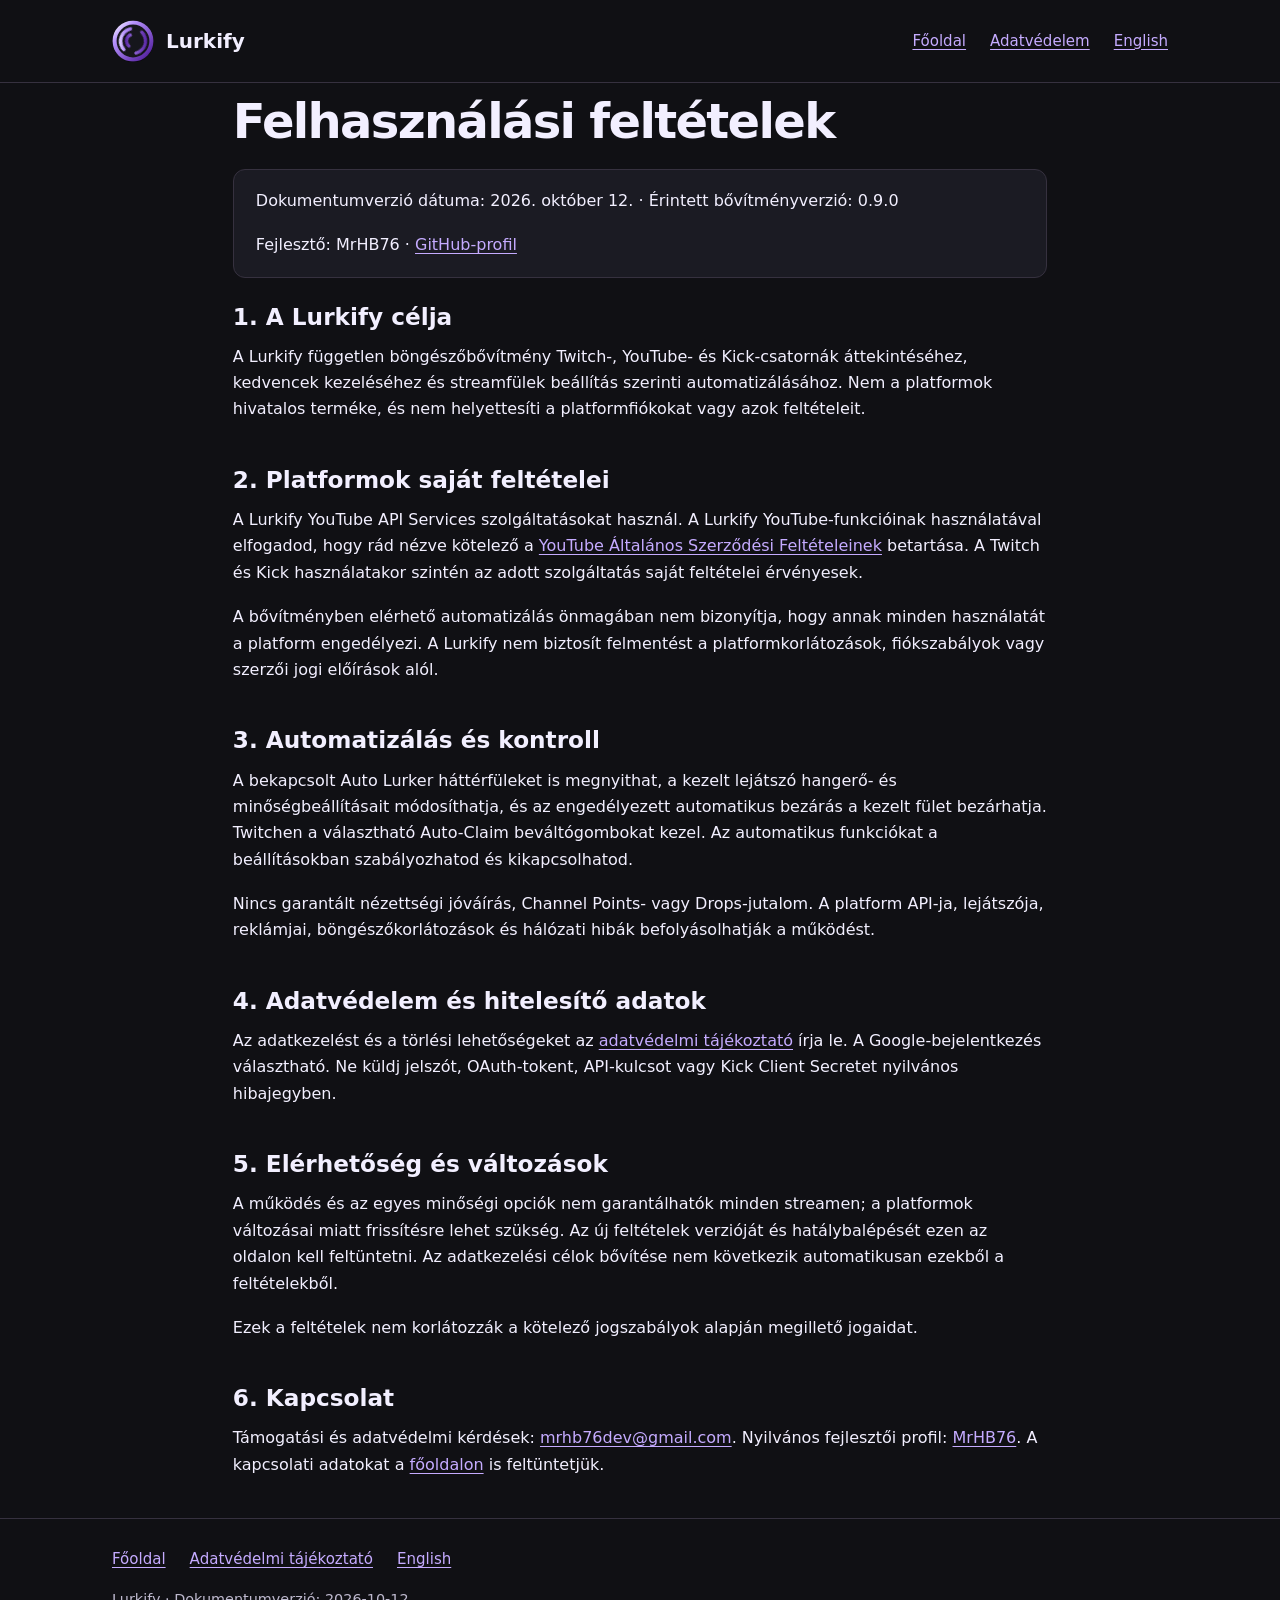
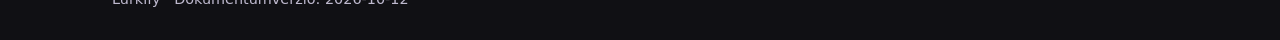
<file: terms.html>
<!doctype html>
<html lang="hu">
<head>
  <meta charset="utf-8">
  <meta name="viewport" content="width=device-width, initial-scale=1">
  <meta name="description" content="A Lurkify felhasználási feltételei: platformszabályok, automatizálás, adatvédelem és a működés korlátai.">
  <meta name="robots" content="index, follow">
  <meta name="lurkify-document-version" content="2026-10-12">
  <meta name="referrer" content="no-referrer">
  <title>Felhasználási feltételek | Lurkify</title>
  <link rel="icon" href="logo.svg" type="image/svg+xml">
  <link rel="stylesheet" href="styles.css">
  <link rel="alternate" hreflang="en" href="terms.en.html">
</head>
<body data-release-status="published">
  <a class="skip-link" href="#main">Ugrás a tartalomra</a>
  <header class="site-header"><div class="shell header-inner">
    <a class="brand" href="index.html"><img src="logo.svg" alt="" width="42" height="42">Lurkify</a>
    <nav aria-label="Fő navigáció"><a href="index.html">Főoldal</a><a href="privacy.html">Adatvédelem</a><a href="terms.en.html" lang="en">English</a></nav>
  </div></header>
  <main id="main" class="shell reading">
    <h1>Felhasználási feltételek</h1>
    <div class="policy-facts"><p>Dokumentumverzió dátuma: <time datetime="2026-10-12">2026. október 12.</time> · Érintett bővítményverzió: 0.9.0</p><p>Fejlesztő: MrHB76 · <a href="https://github.com/MrHB76">GitHub-profil</a></p></div>
    <section aria-labelledby="service-title"><h2 id="service-title">1. A Lurkify célja</h2>
      <p>A Lurkify független böngészőbővítmény Twitch-, YouTube- és Kick-csatornák áttekintéséhez, kedvencek kezeléséhez és streamfülek beállítás szerinti automatizálásához. Nem a platformok hivatalos terméke, és nem helyettesíti a platformfiókokat vagy azok feltételeit.</p>
    </section>
    <section aria-labelledby="platform-title"><h2 id="platform-title">2. Platformok saját feltételei</h2>
      <p>A Lurkify YouTube API Services szolgáltatásokat használ. A Lurkify YouTube-funkcióinak használatával elfogadod, hogy rád nézve kötelező a <a href="https://www.youtube.com/t/terms">YouTube Általános Szerződési Feltételeinek</a> betartása. A Twitch és Kick használatakor szintén az adott szolgáltatás saját feltételei érvényesek.</p>
      <p>A bővítményben elérhető automatizálás önmagában nem bizonyítja, hogy annak minden használatát a platform engedélyezi. A Lurkify nem biztosít felmentést a platformkorlátozások, fiókszabályok vagy szerzői jogi előírások alól.</p>
    </section>
    <section aria-labelledby="automation-title"><h2 id="automation-title">3. Automatizálás és kontroll</h2>
      <p>A bekapcsolt Auto Lurker háttérfüleket is megnyithat, a kezelt lejátszó hangerő- és minőségbeállításait módosíthatja, és az engedélyezett automatikus bezárás a kezelt fület bezárhatja. Twitchen a választható Auto-Claim beváltógombokat kezel. Az automatikus funkciókat a beállításokban szabályozhatod és kikapcsolhatod.</p>
      <p>Nincs garantált nézettségi jóváírás, Channel Points- vagy Drops-jutalom. A platform API-ja, lejátszója, reklámjai, böngészőkorlátozások és hálózati hibák befolyásolhatják a működést.</p>
    </section>
    <section aria-labelledby="privacy-title"><h2 id="privacy-title">4. Adatvédelem és hitelesítő adatok</h2>
      <p>Az adatkezelést és a törlési lehetőségeket az <a href="privacy.html">adatvédelmi tájékoztató</a> írja le. A Google-bejelentkezés választható. Ne küldj jelszót, OAuth-tokent, API-kulcsot vagy Kick Client Secretet nyilvános hibajegyben.</p>
    </section>
    <section aria-labelledby="availability-title"><h2 id="availability-title">5. Elérhetőség és változások</h2>
      <p>A működés és az egyes minőségi opciók nem garantálhatók minden streamen; a platformok változásai miatt frissítésre lehet szükség. Az új feltételek verzióját és hatálybalépését ezen az oldalon kell feltüntetni. Az adatkezelési célok bővítése nem következik automatikusan ezekből a feltételekből.</p>
      <p>Ezek a feltételek nem korlátozzák a kötelező jogszabályok alapján megillető jogaidat.</p>
    </section>
    <section aria-labelledby="contact-title"><h2 id="contact-title">6. Kapcsolat</h2>
      <p>Támogatási és adatvédelmi kérdések: <a class="contact-email" href="mailto:mrhb76dev@gmail.com">mrhb76dev@gmail.com</a>. Nyilvános fejlesztői profil: <a href="https://github.com/MrHB76">MrHB76</a>. A kapcsolati adatokat a <a href="index.html#contact">főoldalon</a> is feltüntetjük.</p>
    </section>
  </main>
  <footer class="site-footer"><div class="shell"><nav aria-label="Lábléc"><a href="index.html">Főoldal</a><a href="privacy.html">Adatvédelmi tájékoztató</a><a href="terms.en.html" lang="en">English</a></nav><p class="footer-note">Lurkify · Dokumentumverzió: 2026-10-12</p></div></footer>
</body>
</html>
</file>
<file: styles.css>
:root {
  color-scheme: dark;
  --bg: #101014;
  --panel: #1b1b23;
  --text: #f2efff;
  --muted: #beb9ce;
  --accent: #c5abff;
  --line: #36313f;
  font-family: system-ui, -apple-system, BlinkMacSystemFont, "Segoe UI", sans-serif;
  line-height: 1.65;
}
* { box-sizing: border-box; }
body { margin: 0; background: var(--bg); color: var(--text); }
a { color: var(--accent); text-underline-offset: .2em; }
a:hover { color: #fff; }
a:focus-visible { outline: 3px solid var(--accent); outline-offset: 5px; border-radius: 3px; }
.shell { width: min(100% - 40px, 1056px); margin-inline: auto; }
.site-header { border-bottom: 1px solid var(--line); }
.header-inner { display: flex; align-items: center; justify-content: space-between; gap: 24px; padding-block: 20px; }
.brand { display: inline-flex; align-items: center; gap: 12px; color: var(--text); font-size: 1.25rem; font-weight: 750; text-decoration: none; }
.brand img { display: block; width: 42px; height: 42px; }
nav { display: flex; align-items: center; flex-wrap: wrap; gap: 12px 24px; }
nav a { font-size: .94rem; }
.draft-notice { border: 1px solid #786335; border-radius: 12px; background: #292315; color: #f3dca9; padding: 12px 16px; margin-block: 24px; font-size: .9rem; }
.hero { padding-block: 40px 52px; max-width: 800px; }
.eyebrow { color: var(--accent); font-size: .82rem; font-weight: 750; letter-spacing: .1em; text-transform: uppercase; }
h1 { margin-block: 12px 20px; font-size: clamp(2.1rem, 5.4vw, 3.75rem); line-height: 1.12; letter-spacing: -.035em; text-wrap: balance; }
h2 { font-size: 1.45rem; line-height: 1.3; margin-block: 0 12px; }
h3 { font-size: 1.1rem; margin-block: 0 8px; }
p { margin-block: 0 18px; }
.lead { max-width: 70ch; font-size: 1.15rem; color: var(--muted); }
.platforms { display: flex; flex-wrap: wrap; gap: 8px; margin-block: 24px; }
.platform { border: 1px solid var(--line); border-radius: 99px; padding: 5px 14px; font-size: .88rem; font-weight: 650; }
.twitch { color: #c7a3ff; }
.youtube { color: #ff9bad; }
.kick { color: #8aff56; }
.actions { display: flex; flex-wrap: wrap; gap: 12px; }
.button { display: inline-block; padding: 10px 18px; background: #b38aff; color: #171020; border-radius: 10px; text-decoration: none; font-weight: 700; }
.button:hover { background: #d3baff; color: #171020; }
.button.secondary { background: var(--panel); border: 1px solid var(--line); color: var(--text); }
.section { padding-block: 32px; border-top: 1px solid var(--line); }
.grid { display: grid; grid-template-columns: repeat(3, minmax(0, 1fr)); gap: 16px; margin-top: 24px; }
.card { background: var(--panel); border: 1px solid var(--line); border-radius: 16px; padding: 24px; }
.card p:last-child { margin: 0; }
.muted, .card p, .footer-note { color: var(--muted); }
.reading { max-width: 80ch; }
.reading h1 { font-size: clamp(2rem, 5vw, 3rem); }
.reading section { padding-top: 24px; }
ul, ol { padding-left: 1.4em; }
li { padding-left: .2em; margin-block: 8px; }
.policy-facts { padding: 18px 22px; border: 1px solid var(--line); border-radius: 12px; background: var(--panel); }
.policy-facts p:last-child { margin: 0; }
.site-footer { margin-top: 40px; padding-block: 28px; border-top: 1px solid var(--line); font-size: .9rem; }
.site-footer nav { margin-bottom: 16px; }
.site-footer p:last-child { margin: 0; }
.skip-link { position: absolute; top: 10px; left: 10px; padding: 10px 16px; background: var(--panel); z-index: 1; transform: translateY(-200%); }
.skip-link:focus { transform: translateY(0); }
img { max-width: 100%; }
main, section, .card, nav a, p, li { overflow-wrap: anywhere; }
@media (max-width: 720px) {
  .header-inner { align-items: flex-start; flex-direction: column; gap: 14px; }
  .grid { grid-template-columns: 1fr; }
  .hero { padding-block: 24px 36px; }
  .card { padding: 20px; }
}
@media (prefers-reduced-motion: reduce) {
  *, *::before, *::after { animation: none !important; transition: none !important; scroll-behavior: auto !important; }
}
</file>
